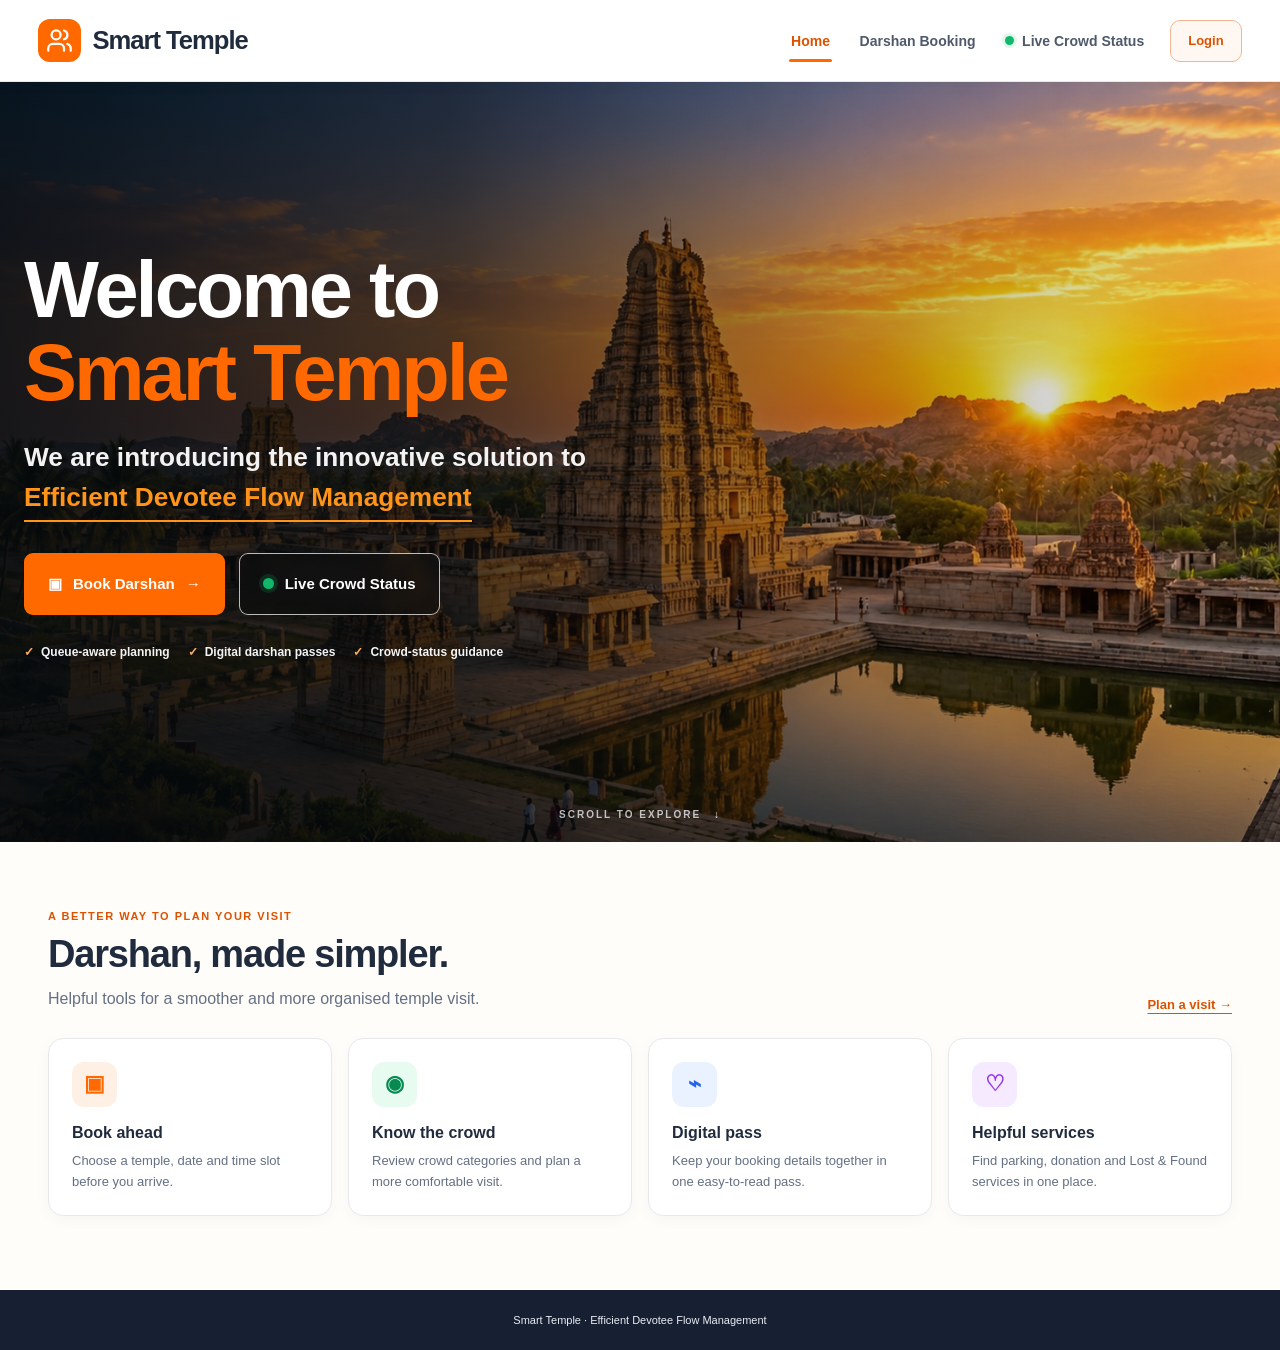
<file: index.html>
<!DOCTYPE html>
<html lang="en">
<head>
  <meta charset="UTF-8">
  <meta name="viewport" content="width=device-width, initial-scale=1.0">
  <meta name="theme-color" content="#ffffff">
  <title>Smart Temple | Efficient Devotee Flow Management</title>

  <style>
    :root {
      --saffron: #ff6900;
      --saffron-dark: #dc5200;
      --ink: #202b3d;
      --muted: #647084;
      --paper: #fffdf9;
      --line: #e7e9ed;
      --green: #12b76a;
    }

    * { box-sizing: border-box; }

    html {
      scroll-behavior: smooth;
      scroll-padding-top: 90px;
    }

    body {
      margin: 0;
      font-family: Inter, "Segoe UI", Arial, sans-serif;
      color: var(--ink);
      background: var(--paper);
    }

    button, a { font: inherit; }
    button { cursor: pointer; }

    .site-header {
      min-height: 82px;
      padding: 12px clamp(16px, 3vw, 42px);
      display: flex;
      align-items: center;
      gap: 24px;
      background: #fff;
      border-bottom: 1px solid var(--line);
      position: sticky;
      top: 0;
      z-index: 100;
      box-shadow: 0 3px 14px #17203308;
    }

    .brand {
      display: inline-flex;
      align-items: center;
      gap: 11px;
      color: var(--ink);
      text-decoration: none;
      font-weight: 900;
      font-size: clamp(20px, 2vw, 26px);
      letter-spacing: -1px;
      white-space: nowrap;
      flex-shrink: 0;
    }

    .brand-icon {
      width: 43px;
      height: 43px;
      display: grid;
      place-items: center;
      color: #fff;
      background: var(--saffron);
      border-radius: 12px;
    }

    .brand-icon svg { width: 27px; height: 27px; }

    .main-nav {
      display: flex;
      align-items: center;
      justify-content: center;
      gap: clamp(12px, 2vw, 28px);
      margin-left: auto;
    }

    .nav-link {
      display: inline-flex;
      align-items: center;
      justify-content: center;
      min-height: 44px;
      padding: 0 2px;
      border: 0;
      background: transparent;
      color: #4e596b;
      font-size: 14px;
      font-weight: 750;
      text-decoration: none;
      white-space: nowrap;
      position: relative;
      transition: color .2s ease;
    }

    .nav-link:hover,
    .nav-link.active {
      color: var(--saffron-dark);
    }

    .nav-link.active::after {
      content: "";
      position: absolute;
      bottom: 1px;
      left: 0;
      right: 0;
      height: 3px;
      border-radius: 4px;
      background: var(--saffron);
    }

    .nav-link.crowd-link {
      gap: 8px;
    }

    .nav-live-dot {
      width: 9px;
      height: 9px;
      background: var(--green);
      border-radius: 50%;
      box-shadow: 0 0 0 3px #12b76a20;
      flex-shrink: 0;
    }

    .header-actions {
      display: flex;
      align-items: center;
      gap: 12px;
      flex-shrink: 0;
    }

    .login-link {
      display: inline-flex;
      align-items: center;
      justify-content: center;
      min-height: 42px;
      padding: 0 17px;
      border: 1px solid #f2b58f;
      border-radius: 10px;
      color: var(--saffron-dark);
      background: #fff8f2;
      text-decoration: none;
      font-size: 13px;
      font-weight: 800;
      white-space: nowrap;
      transition: background .2s ease, transform .2s ease;
    }

    .login-link:hover {
      background: #fff0e5;
      transform: translateY(-1px);
    }

    .menu-toggle {
      display: none;
      width: 42px;
      height: 42px;
      border: 1px solid var(--line);
      border-radius: 10px;
      background: white;
      color: var(--ink);
      font-size: 23px;
    }

    .hero {
      min-height: min(760px, calc(100svh - 82px));
      height: 720px;
      max-height: 850px;
      position: relative;
      display: flex;
      align-items: center;
      overflow: hidden;
      color: white;
      background: #28231e url("assets/temple-hero.png") center 52% / cover no-repeat;
    }

    .hero::before {
      content: "";
      position: absolute;
      inset: 0;
      background:
        linear-gradient(90deg,
          rgba(5,10,13,.88) 0%,
          rgba(9,12,13,.70) 35%,
          rgba(17,15,12,.28) 67%,
          rgba(16,13,10,.05) 100%),
        linear-gradient(0deg, rgba(0,0,0,.40), transparent 42%);
    }

    .hero-content {
      position: relative;
      z-index: 1;
      width: min(100% - 48px, 1510px);
      margin: 0 auto;
      padding: 40px 0 56px;
    }

    .hero-copy-wrap { max-width: 900px; }

    .hero h1 {
      margin: 0 0 24px;
      font-size: clamp(48px, 6.2vw, 88px);
      line-height: 1.04;
      letter-spacing: -3px;
      font-weight: 900;
    }

    .hero h1 span { color: var(--saffron); }

    .hero-description {
      margin: 0 0 31px;
      font-size: clamp(18px, 2.05vw, 27px);
      line-height: 1.5;
      font-weight: 650;
      color: #f3f3f3;
    }

    .hero-description strong {
      display: inline-block;
      color: #ff9419;
      border-bottom: 2px solid #ff9419;
      padding-bottom: 3px;
      font-weight: 800;
    }

    .hero-actions {
      display: flex;
      flex-wrap: wrap;
      gap: 14px;
    }

    .btn {
      min-height: 62px;
      padding: 0 23px;
      border-radius: 9px;
      border: 1px solid transparent;
      display: inline-flex;
      align-items: center;
      justify-content: center;
      gap: 11px;
      color: white;
      font-size: 15px;
      font-weight: 800;
      text-decoration: none;
      transition: transform .15s ease, box-shadow .15s ease, background .15s ease;
    }

    .btn:hover {
      transform: translateY(-2px);
      box-shadow: 0 9px 22px #0003;
    }

    .btn-primary { background: var(--saffron); }
    .btn-primary:hover { background: var(--saffron-dark); }

    .btn-outline {
      background: rgba(15,15,15,.62);
      border-color: rgba(255,255,255,.72);
      backdrop-filter: blur(7px);
    }

    .live-indicator {
      width: 11px;
      height: 11px;
      border-radius: 50%;
      background: var(--green);
      box-shadow: 0 0 0 4px rgba(18,183,106,.18);
    }

    .hero-benefits {
      display: flex;
      flex-wrap: wrap;
      gap: 18px;
      margin-top: 30px;
      color: #f4f4f4;
      font-size: 12px;
      font-weight: 650;
    }

    .hero-benefits span {
      display: inline-flex;
      align-items: center;
      gap: 7px;
    }

    .hero-benefits b { color: #ffb15e; }

    .hero-scroll {
      position: absolute;
      bottom: 22px;
      left: 50%;
      transform: translateX(-50%);
      font-size: 10px;
      font-weight: 700;
      letter-spacing: 2px;
      color: #ffffffb8;
      white-space: nowrap;
    }

    .hero-scroll span { color: white; margin-left: 8px; }

    .content-section {
      max-width: 1240px;
      padding: 64px 28px 74px;
      margin: 0 auto;
    }

    .section-heading {
      display: flex;
      justify-content: space-between;
      align-items: end;
      gap: 20px;
      margin-bottom: 26px;
    }

    .eyebrow {
      color: var(--saffron-dark);
      font-size: 11px;
      font-weight: 900;
      letter-spacing: 1.5px;
    }

    .section-heading h2 {
      font-size: clamp(28px, 3.2vw, 38px);
      letter-spacing: -1.2px;
      margin: 9px 0 0;
    }

    .section-heading p {
      color: var(--muted);
      margin: 10px 0 0;
      line-height: 1.6;
    }

    .small-link {
      color: var(--saffron-dark);
      font-size: 13px;
      font-weight: 800;
      text-underline-offset: 4px;
      white-space: nowrap;
    }

    .feature-grid {
      display: grid;
      grid-template-columns: repeat(4, minmax(0, 1fr));
      gap: 16px;
    }

    .feature-card {
      padding: 23px;
      background: white;
      border: 1px solid var(--line);
      border-radius: 15px;
      box-shadow: 0 4px 15px #1e293b08;
    }

    .feature-icon {
      width: 45px;
      height: 45px;
      border-radius: 12px;
      display: grid;
      place-items: center;
      margin-bottom: 17px;
      font-size: 22px;
      font-weight: 800;
    }

    .icon-orange { background: #fff0e5; color: var(--saffron); }
    .icon-green { background: #e8fbf1; color: #078a52; }
    .icon-blue { background: #eaf1ff; color: #2463eb; }
    .icon-purple { background: #f5eaff; color: #9333ea; }

    .feature-card h3 { font-size: 16px; margin: 0 0 8px; }

    .feature-card p {
      color: var(--muted);
      font-size: 13px;
      line-height: 1.65;
      margin: 0;
    }

    .site-footer {
      background: #172033;
      color: #e8ebf2;
      padding: 24px 28px;
      text-align: center;
      font-size: 11px;
    }

    .toast {
      position: fixed;
      left: 50%;
      bottom: 24px;
      transform: translate(-50%, 20px);
      opacity: 0;
      pointer-events: none;
      z-index: 200;
      padding: 13px 18px;
      background: #172033;
      color: white;
      border-radius: 10px;
      box-shadow: 0 8px 24px #0003;
      font-size: 12px;
      font-weight: 700;
      transition: opacity .2s, transform .2s;
      max-width: calc(100vw - 30px);
      text-align: center;
    }

    .toast.show {
      opacity: 1;
      transform: translate(-50%, 0);
    }

    @media (min-width: 1500px) {
      .hero-content { width: min(91%, 1510px); }
    }

    @media (max-width: 1050px) {
      .site-header { gap: 15px; }
      .brand { font-size: 21px; }
      .main-nav { gap: 14px; }
      .nav-link { font-size: 13px; }
      .login-link { padding: 0 12px; }
      .feature-grid { grid-template-columns: repeat(2, minmax(0, 1fr)); }
    }

    @media (max-width: 800px) {
      .site-header { min-height: 72px; }
      .menu-toggle {
        display: inline-grid;
        place-items: center;
      }

      .header-actions { margin-left: auto; }

      .main-nav {
        display: none;
        position: absolute;
        top: calc(100% + 1px);
        left: 0;
        right: 0;
        padding: 12px 18px 18px;
        flex-direction: column;
        align-items: stretch;
        gap: 4px;
        margin: 0;
        background: white;
        border-bottom: 1px solid var(--line);
        box-shadow: 0 12px 20px #00000012;
      }

      .main-nav.open { display: flex; }

      .nav-link {
        min-height: 47px;
        justify-content: flex-start;
        padding: 0 12px;
        border-radius: 8px;
      }

      .nav-link:hover,
      .nav-link.active { background: #fff6ef; }

      .nav-link.active::after { display: none; }

      .hero {
        height: auto;
        min-height: calc(100svh - 72px);
        background-position: 56% center;
      }

      .hero::before {
        background:
          linear-gradient(90deg, rgba(5,10,13,.84), rgba(9,12,13,.48) 75%, rgba(17,15,12,.18)),
          linear-gradient(0deg, rgba(0,0,0,.45), transparent 50%);
      }

      .hero-content {
        width: calc(100% - 40px);
        padding: 44px 0;
      }

      .hero h1 { letter-spacing: -2px; }
      .hero-description { font-size: 18px; }
      .btn { min-height: 56px; padding: 0 17px; font-size: 14px; }
      .hero-benefits { gap: 12px; }
      .content-section { padding: 44px 20px 54px; }
    }

    @media (max-width: 480px) {
      .brand { font-size: 18px; gap: 8px; }
      .brand-icon { width: 36px; height: 36px; }
      .login-link { min-height: 39px; padding: 0 10px; font-size: 12px; }
      .hero h1 { font-size: clamp(43px, 12vw, 56px); }
      .hero-actions { flex-direction: column; align-items: stretch; max-width: 340px; }
      .hero-benefits { flex-direction: column; gap: 9px; }
      .hero-scroll { display: none; }
      .feature-grid { grid-template-columns: 1fr; }
      .section-heading { align-items: flex-start; flex-direction: column; }
    }
  </style>
</head>

<body>
  <header class="site-header">
    <a class="brand" href="index.html" aria-label="Smart Temple home">
      <span class="brand-icon" aria-hidden="true">
        <svg viewBox="0 0 24 24" fill="none" stroke="currentColor"
          stroke-width="2" stroke-linecap="round" stroke-linejoin="round">
          <path d="M16 21v-2a4 4 0 0 0-4-4H6a4 4 0 0 0-4 4v2"></path>
          <circle cx="9" cy="7" r="4"></circle>
          <path d="M22 21v-2a4 4 0 0 0-3-3.87M16 3.13a4 4 0 0 1 0 7.75"></path>
        </svg>
      </span>
      <span>Smart Temple</span>
    </a>

    <nav class="main-nav" id="mainNav" aria-label="Main navigation">
      <a class="nav-link active" href="index.html" data-nav="home">Home</a>

      <a class="nav-link" href="devotee-dashboard.html" data-nav="booking">
        Darshan Booking
      </a>

      <a class="nav-link crowd-link"
         href="live-crowd-status.html"
         data-nav="crowd">
        <span class="nav-live-dot" aria-hidden="true"></span>
        Live Crowd Status
      </a>
    </nav>

    <div class="header-actions">
      <a class="login-link" id="loginLink" href="login.html">Login</a>
      <button class="menu-toggle" id="menuToggle"
        type="button" aria-label="Open navigation"
        aria-controls="mainNav" aria-expanded="false">☰</button>
    </div>
  </header>

  <main>
    <section class="hero" id="home" aria-label="Welcome to Smart Temple">
      <div class="hero-content">
        <div class="hero-copy-wrap">
          <h1 id="heroTitle">Welcome to<br><span>Smart Temple</span></h1>

          <p class="hero-description" id="heroDescription">
            We are introducing the innovative solution to<br class="desktop-break">
            <strong>Efficient Devotee Flow Management</strong>
          </p>

          <div class="hero-actions">
            <a class="btn btn-primary" href="devotee-dashboard.html" id="bookButton">
              <span aria-hidden="true">▣</span>
              <span>Book Darshan</span>
              <span aria-hidden="true">→</span>
            </a>

            <a class="btn btn-outline" href="live-crowd-status.html" id="crowdButton">
              <span class="live-indicator" aria-hidden="true"></span>
              <span>Live Crowd Status</span>
            </a>
          </div>

          <div class="hero-benefits">
            <span><b>✓</b> Queue-aware planning</span>
            <span><b>✓</b> Digital darshan passes</span>
            <span><b>✓</b> Crowd-status guidance</span>
          </div>
        </div>
      </div>

      <div class="hero-scroll">SCROLL TO EXPLORE <span>↓</span></div>
    </section>

    <section class="content-section" id="features">
      <div class="section-heading">
        <div>
          <span class="eyebrow">A BETTER WAY TO PLAN YOUR VISIT</span>
          <h2>Darshan, made simpler.</h2>
          <p>Helpful tools for a smoother and more organised temple visit.</p>
        </div>

        <a class="small-link" href="devotee-dashboard.html">Plan a visit →</a>
      </div>

      <div class="feature-grid">
        <article class="feature-card">
          <div class="feature-icon icon-orange" aria-hidden="true">▣</div>
          <h3>Book ahead</h3>
          <p>Choose a temple, date and time slot before you arrive.</p>
        </article>

        <article class="feature-card">
          <div class="feature-icon icon-green" aria-hidden="true">◉</div>
          <h3>Know the crowd</h3>
          <p>Review crowd categories and plan a more comfortable visit.</p>
        </article>

        <article class="feature-card">
          <div class="feature-icon icon-blue" aria-hidden="true">⌁</div>
          <h3>Digital pass</h3>
          <p>Keep your booking details together in one easy-to-read pass.</p>
        </article>

        <article class="feature-card">
          <div class="feature-icon icon-purple" aria-hidden="true">♡</div>
          <h3>Helpful services</h3>
          <p>Find parking, donation and Lost &amp; Found services in one place.</p>
        </article>
      </div>
    </section>

    <footer class="site-footer" id="footer">
      Smart Temple · Efficient Devotee Flow Management
    </footer>
  </main>

  <div class="toast" id="toast" role="status" aria-live="polite"></div>

  <script>
    "use strict";

    const nav = document.getElementById("mainNav");
    const menuToggle = document.getElementById("menuToggle");
    const loginLink = document.getElementById("loginLink");

    function closeMenu() {
      nav.classList.remove("open");
      menuToggle.setAttribute("aria-expanded", "false");
      menuToggle.setAttribute("aria-label", "Open navigation");
      menuToggle.textContent = "☰";
    }

    menuToggle.addEventListener("click", () => {
      const isOpen = nav.classList.toggle("open");
      menuToggle.setAttribute("aria-expanded", String(isOpen));
      menuToggle.setAttribute(
        "aria-label",
        isOpen ? "Close navigation" : "Open navigation"
      );
      menuToggle.textContent = isOpen ? "×" : "☰";
    });

    // Only mark Home as active on this landing page.
    // Booking and Crowd Status are separate pages.
    nav.querySelectorAll(".nav-link").forEach(link => {
      link.addEventListener("click", () => {
        closeMenu();
      });
    });

    // Live Crowd Status performs its own Supabase login check.
    // This link simply opens the page; the page enforces restriction.
    document.getElementById("crowdButton").addEventListener("click", () => {
      closeMenu();
    });

    // Keep the existing login page as the login destination.
    loginLink.href = "login.html";

    // Language preview.
    document.querySelectorAll("[data-lang]").forEach(button => {
      button.addEventListener("click", () => {
        document.querySelectorAll("[data-lang]").forEach(item => {
          item.classList.toggle("active", item === button);
        });

        const isHindi = button.dataset.lang === "hi";

        document.getElementById("heroTitle").innerHTML = isHindi
          ? 'स्मार्ट मंदिर में<br><span>आपका स्वागत है</span>'
          : 'Welcome to<br><span>Smart Temple</span>';

        document.getElementById("heroDescription").innerHTML = isHindi
          ? 'दर्शन अनुभव को बेहतर बनाने का एक अभिनव समाधान<br class="desktop-break"><strong>कुशल भक्त प्रवाह प्रबंधन</strong>'
          : 'We are introducing the innovative solution to<br class="desktop-break"><strong>Efficient Devotee Flow Management</strong>';

        document.getElementById("bookButton").querySelectorAll("span")[1].textContent =
          isHindi ? "दर्शन बुक करें" : "Book Darshan";

        document.getElementById("crowdButton").querySelectorAll("span")[1].textContent =
          isHindi ? "लाइव भीड़ स्थिति" : "Live Crowd Status";
      });
    });

    // If the page returns from another page, keep the mobile menu closed.
    window.addEventListener("pageshow", closeMenu);
  </script>
</body>
</html>
</file>
